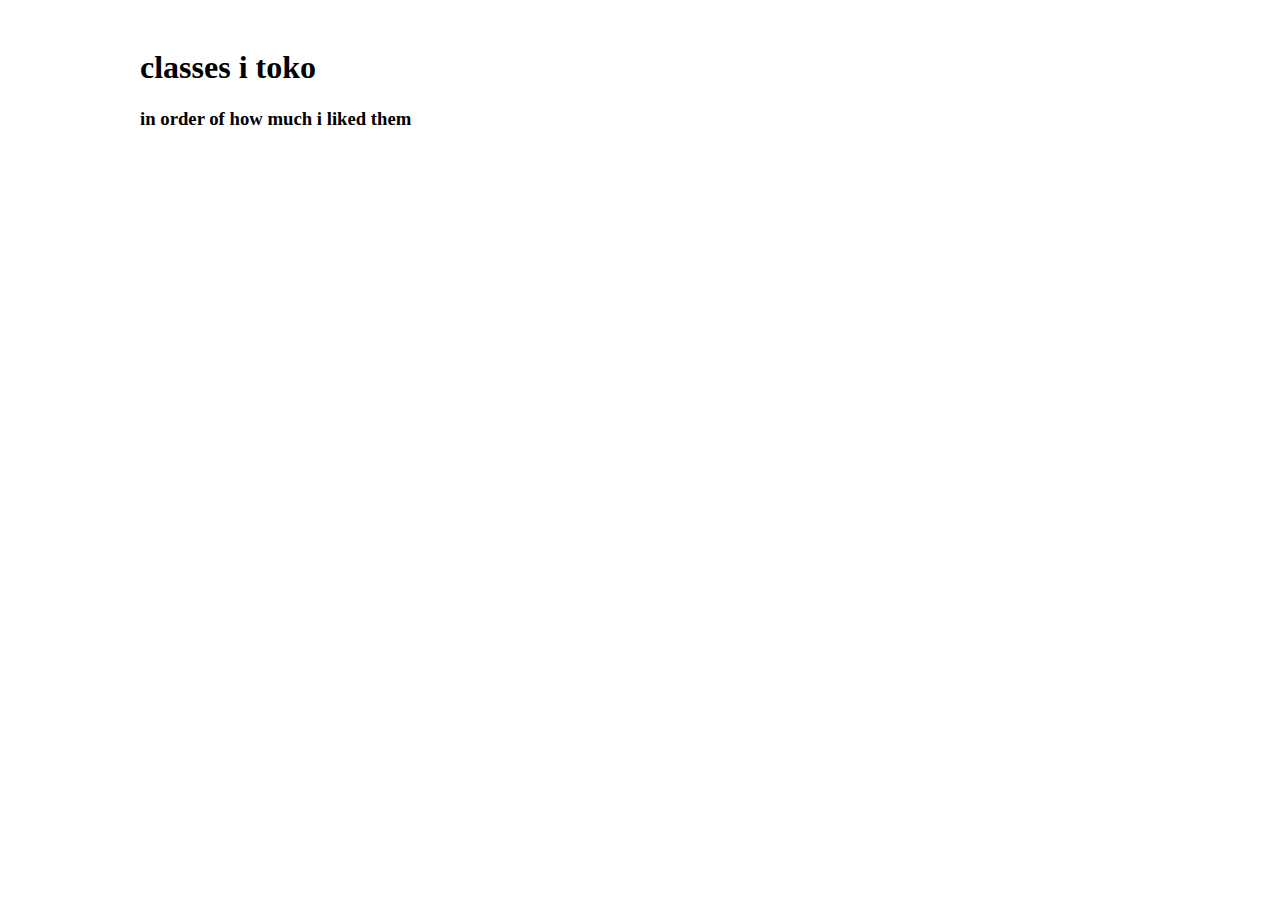
<file: classes.html>
<html>
    <head>
        <title>yhawaz</title>
    <style>
    li {
        padding-top: 7px;
    }
    #bodydiv {
      padding: 20px;
      max-width: 1000px;
      /*max-width: 50em;*/
      margin-left: auto;
      margin-right: auto;
      border-radius: 10px;
    }
    pre {
      background-color: #eee;
      padding:10px;
      border-radius: 5px;
      overflow-x: auto;
    }
    h2 {
      margin-top: 2em;
    }
    </style>
    </head>
    <body>
        <div id="bodydiv">
            <body>
                <h1>classes i toko</h1>
                <h3>in order of how much i liked them</h3>



            </body>

        </div>

    </body>
</html>
</file>
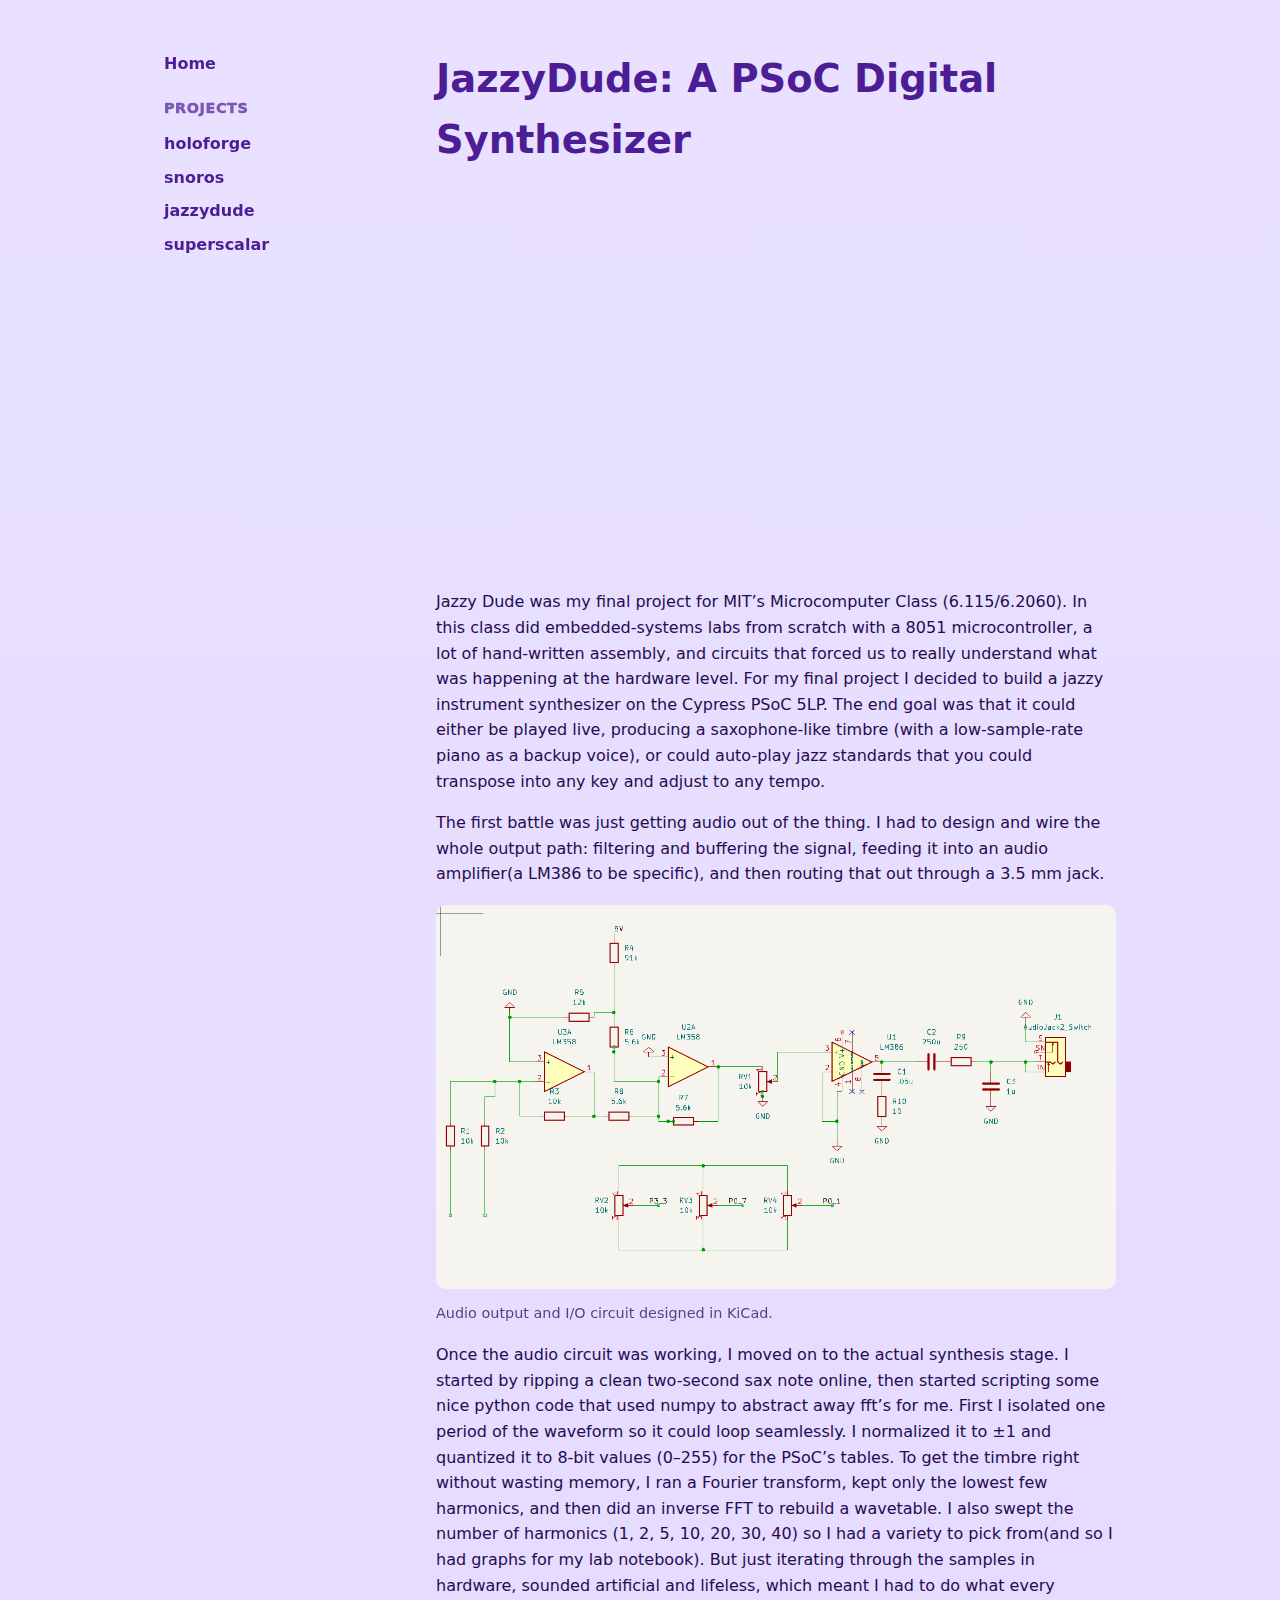
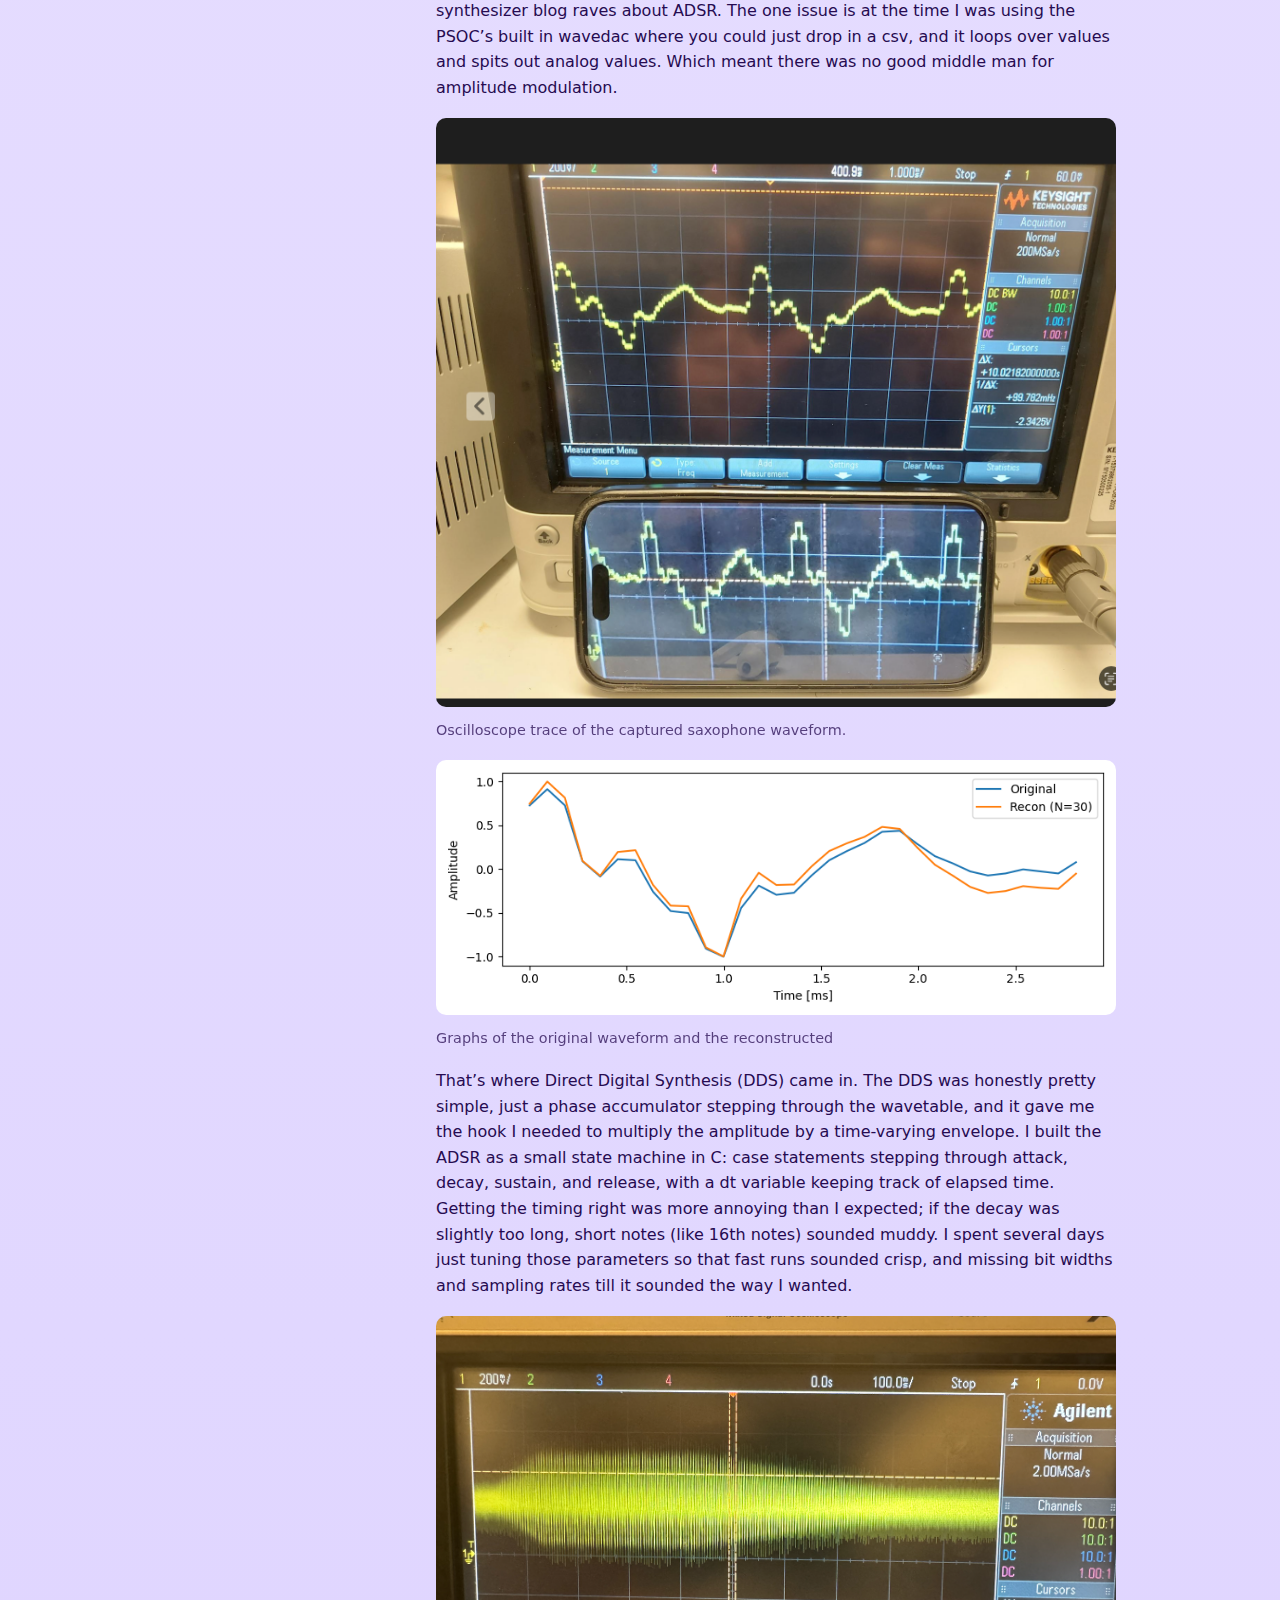
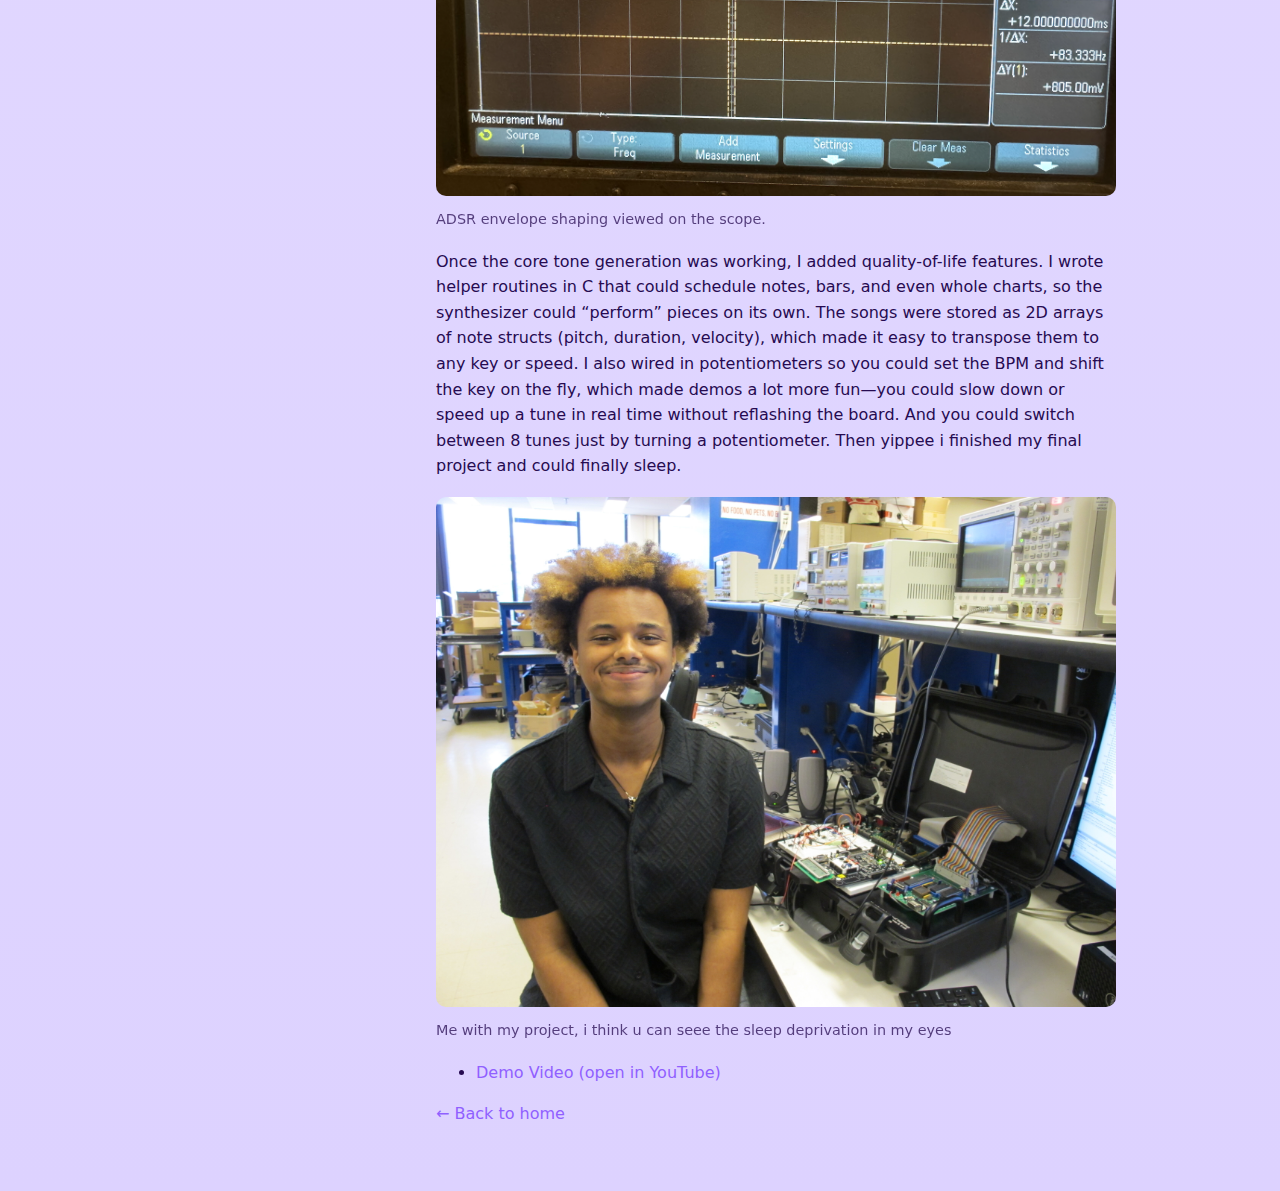
<file: old/jazzydude.html>
<!DOCTYPE html>
<html lang="en">
<head>
  <meta charset="UTF-8" />
  <meta name="viewport" content="width=device-width, initial-scale=1" />
  <title>JazzyDude: A PSoC Digital Synthesizer</title>
  <link rel="stylesheet" href="../style.css" />
  <style>
    .page { display: grid; grid-template-columns: 240px 1fr; gap: 2rem; align-items: start; }
    @media (max-width: 900px){ .page{ grid-template-columns:1fr } .nav-column{ order:2 } }
    .nav-column{ position:sticky; top:1rem; display:flex; flex-direction:column; gap:.5rem }
    .nav-label{ margin-top:.75rem; opacity:.7; font-size:.9rem }
    .content{ max-width: 900px }

    .video-embed{ position:relative; width:100%; aspect-ratio:16/9; border-radius:12px; overflow:hidden; margin:1rem 0 1.25rem }
    .video-embed iframe{ position:absolute; inset:0; width:100%; height:100%; border:0 }
    figure{ margin:1.1rem 0 }
    figure img{ width:100%; height:auto; border-radius:10px }
    figcaption{ font-size:.9rem; opacity:.75; margin-top:.3rem }
  </style>
</head>
<body>
  <div class="page">
    <nav class="nav-column">
      <a href="../index.html">Home</a>
      <span class="nav-label">Projects</span>
      <a href="holoforge.html">holoforge</a>
      <a href="snoros.html">snoros</a>
      <a href="jazzydude.html" aria-current="page">jazzydude</a>
      <a href="superscalar.html">superscalar</a>
    </nav>

    <main class="content">
      <h1>JazzyDude: A PSoC Digital Synthesizer</h1>

      <div class="video-embed">
        <iframe
          src="https://www.youtube.com/embed/IEKbe4mpJPY"
          title="Jazzy Dude demo video"
          allow="accelerometer; autoplay; clipboard-write; encrypted-media; gyroscope; picture-in-picture; web-share"
          allowfullscreen></iframe>
      </div>
      <p>Jazzy Dude was my final project for MIT’s Microcomputer Class (6.115/6.2060). In this class did embedded-systems labs from scratch with a 8051 microcontroller, a lot of hand-written assembly, and circuits that forced us to really understand what was happening at the hardware level. For my final project I decided to build a jazzy instrument synthesizer on the Cypress PSoC 5LP. The end goal was that it could either be played live, producing a saxophone-like timbre (with a low-sample-rate piano as a backup voice), or could auto-play jazz standards that you could transpose into any key and adjust to any tempo.</p>


      <p>The first battle was just getting audio out of the thing. I had to design and wire the whole output path: filtering and buffering the signal, feeding it into an audio amplifier(a LM386 to be specific), and then routing that out through a 3.5 mm jack.</p>
      <figure>
        <img src="../photos/circuit_jazy.png" alt="Synth circuit schematic">
        <figcaption>Audio output and I/O circuit designed in KiCad.</figcaption>
      </figure>

      <p>Once the audio circuit was working, I moved on to the actual synthesis stage. I started by ripping a clean two-second sax note online, then started scripting some nice python code that used numpy to abstract away fft’s for me. First I isolated one period of the waveform so it could loop seamlessly. I normalized it to ±1 and quantized it to 8-bit values (0–255) for the PSoC’s tables. To get the timbre right without wasting memory, I ran a Fourier transform, kept only the lowest few harmonics, and then did an inverse FFT to rebuild a wavetable. I also swept the number of harmonics (1, 2, 5, 10, 20, 30, 40) so I had a variety to pick from(and so I had graphs for my lab notebook). But just iterating through the samples in hardware,  sounded artificial and lifeless, which meant I had to do what every synthesizer blog raves about ADSR. The one issue is at the time I was using the PSOC’s built in wavedac where you could just drop in a csv, and it loops over values and spits out analog values. Which meant there was no good middle man for amplitude modulation.</p>
      <figure>
        <img src="../photos/waveform.png" alt="Oscilloscope waveform">
        <figcaption>Oscilloscope trace of the captured saxophone waveform.</figcaption>
      </figure>

      <figure>
        <img src="../photos/sax_recon.png" alt="recon">
        <figcaption>Graphs of the original waveform and the reconstructed</figcaption>
      </figure>
<p>That’s where Direct Digital Synthesis (DDS) came in. The DDS was honestly pretty simple, just a phase accumulator stepping through the wavetable, and it gave me the hook I needed to multiply the amplitude by a time-varying envelope. I built the ADSR as a small state machine in C: case statements stepping through attack, decay, sustain, and release, with a dt variable keeping track of elapsed time. Getting the timing right was more annoying than I expected; if the decay was slightly too long, short notes (like 16th notes) sounded muddy. I spent several days just tuning those parameters so that fast runs sounded crisp, and missing bit widths and sampling rates till it sounded the way I wanted.</p>
      <figure>
        <img src="../photos/adsr.png" alt="ADSR envelope screenshot">
        <figcaption>ADSR envelope shaping viewed on the scope.</figcaption>
      </figure>

      <p>Once the core tone generation was working, I added quality-of-life features. I wrote helper routines in C that could schedule notes, bars, and even whole charts, so the synthesizer could “perform” pieces on its own. The songs were stored as 2D arrays of note structs (pitch, duration, velocity), which made it easy to transpose them to any key or speed. I also wired in potentiometers so you could set the BPM and shift the key on the fly, which made demos a lot more fun—you could slow down or speed up a tune in real time without reflashing the board. And you could switch between 8 tunes just by turning a potentiometer. Then yippee i finished my final project and could finally sleep.</p>
      <figure>
        <img src="../photos/jazzydude.png" alt="Synthesizer hardware closeup">
        <figcaption>Me with my project, i think u can seee the sleep deprivation in my eyes</figcaption>
      </figure>


      <ul>
        <li><a href="https://youtu.be/IEKbe4mpJPY" target="_blank" rel="noopener">Demo Video (open in YouTube)</a></li>
      </ul>

      <p><a href="../index.html">← Back to home</a></p>
    </main>
  </div>
</body>
</html>
</file>
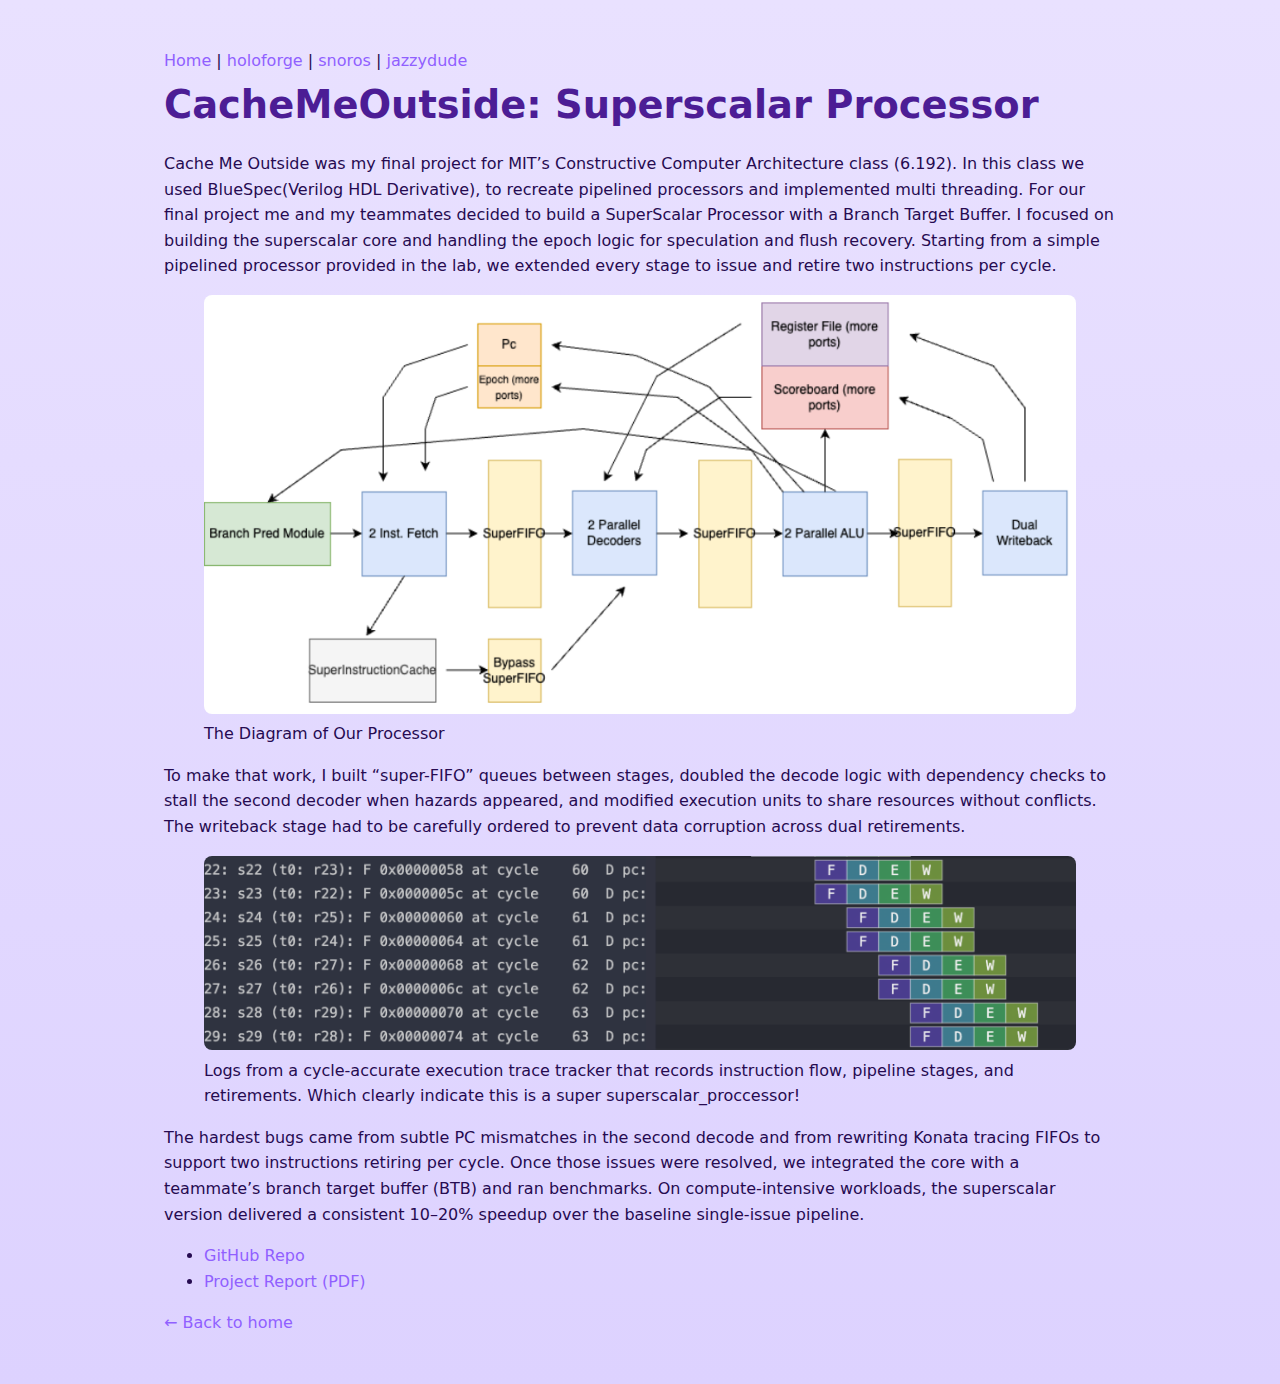
<file: old/superscalar.html>
<!DOCTYPE html>
<html lang="en">
<head>
<meta charset="UTF-8">
<title>CacheMeOutside: Superscalar Processor</title>
<link rel="stylesheet" href="../style.css">
</head>
<body>
<nav>
  <a href="../index.html">Home</a> | <a href="holoforge.html">holoforge</a> | <a href="snoros.html">snoros</a> |  <a href="jazzydude.html">jazzydude</a>
</nav>
<h1>CacheMeOutside: Superscalar Processor</h1>

<p>Cache Me Outside was my final project for MIT’s Constructive Computer Architecture class (6.192). In this class we used BlueSpec(Verilog HDL Derivative), to recreate pipelined processors and implemented multi threading. For our final project me and my teammates decided to build a SuperScalar Processor with a Branch Target Buffer. I focused on building the superscalar core and handling the  epoch logic for speculation and flush recovery. Starting from a simple pipelined processor provided in the lab, we extended every stage to issue and retire two instructions per cycle.</p>
      <figure>
        <img src="../photos/state_machine.png" alt="recon">
        <figcaption>The Diagram of Our Processor</figcaption>
      </figure>
<p>To make that work, I built “super-FIFO” queues between stages, doubled the decode logic with dependency checks to stall the second decoder when hazards appeared, and modified execution units to share resources without conflicts. The writeback stage had to be carefully ordered to prevent data corruption across dual retirements.</p>
      <figure>
        <img src="../photos/konata.png" alt="recon">
        <figcaption>Logs from a cycle-accurate execution trace tracker that records instruction flow, pipeline stages, and retirements. Which clearly indicate this is a super superscalar_proccessor!</figcaption>
      </figure>
<p>The hardest bugs came from subtle PC mismatches in the second decode and from rewriting Konata tracing FIFOs to support two instructions retiring per cycle. Once those issues were resolved, we integrated the core with a teammate’s branch target buffer (BTB) and ran benchmarks. On compute-intensive workloads, the superscalar version delivered a consistent 10–20% speedup over the baseline single-issue pipeline.</p>
<ul>
  <li><a href="https://github.com/yhawaz/superscalar_proccessor">GitHub Repo</a></li>
  <li><a href="../photos/cachereport.pdf">Project Report (PDF)</a></li>
</ul>
<p><a href="../index.html">← Back to home</a></p>
</body>
</html>
</file>
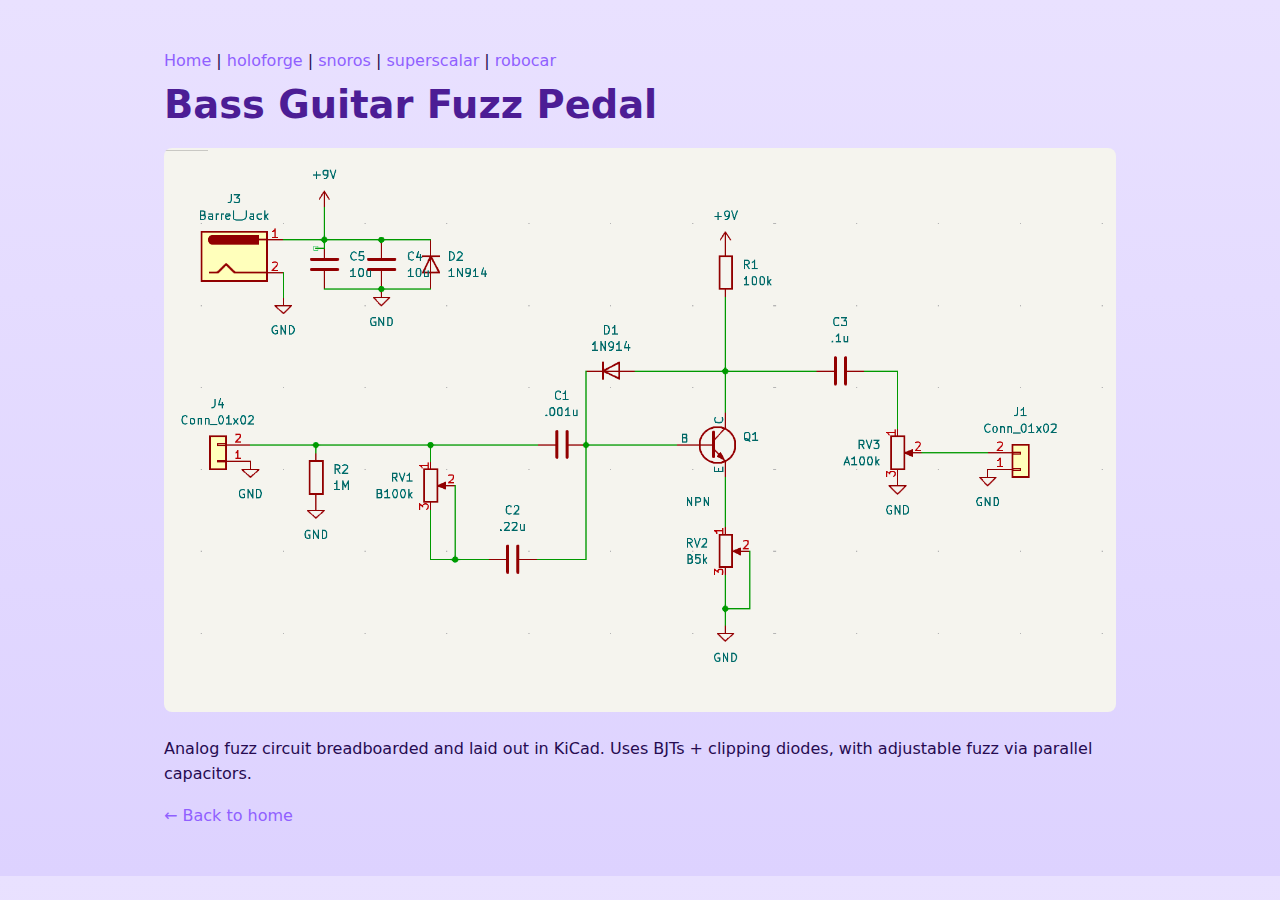
<file: projects/basspedal.html>
<!DOCTYPE html>
<html lang="en">
<head>
<meta charset="UTF-8">
<title>Bass Guitar Fuzz Pedal</title>
<link rel="stylesheet" href="../style.css">
</head>
<body>
<nav>
  <a href="../index.html">Home</a> | <a href="holoforge.html">holoforge</a> | <a href="snoros.html">snoros</a> | <a href="superscalar.html">superscalar</a> | <a href="robocar.html">robocar</a>
</nav>
<h1>Bass Guitar Fuzz Pedal</h1>
<img src="../photos/kicad.png" alt="basspedal image">
<p>Analog fuzz circuit breadboarded and laid out in KiCad. Uses BJTs + clipping diodes, with adjustable fuzz via parallel capacitors.</p>
<p><a href="../index.html">← Back to home</a></p>
</body>
</html>
</file>
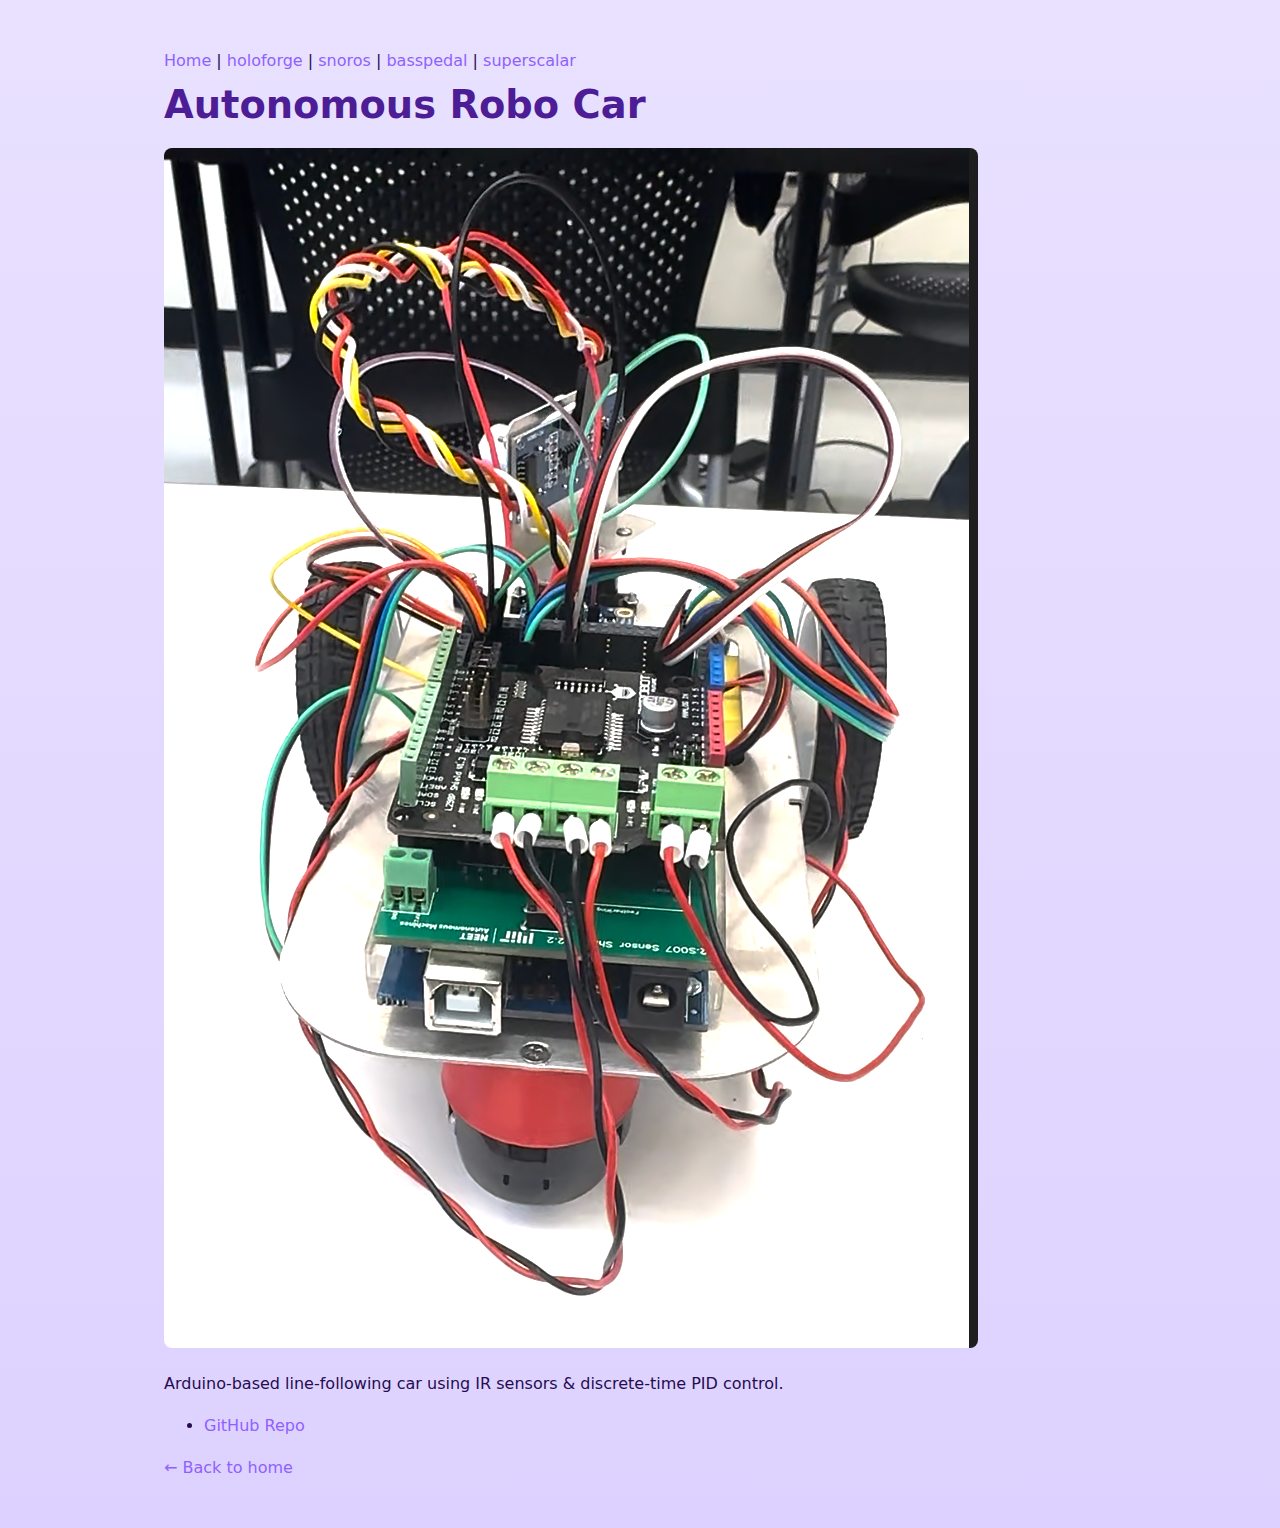
<file: projects/robocar.html>
<!DOCTYPE html>
<html lang="en">
<head>
<meta charset="UTF-8">
<title>Autonomous Robo Car</title>
<link rel="stylesheet" href="../style.css">
</head>
<body>
<nav>
  <a href="../index.html">Home</a> | <a href="holoforge.html">holoforge</a> | <a href="snoros.html">snoros</a> | <a href="basspedal.html">basspedal</a> | <a href="superscalar.html">superscalar</a>
</nav>
<h1>Autonomous Robo Car</h1>
<img src="../photos/robo.png" alt="robocar image">
<p>Arduino‑based line‑following car using IR sensors & discrete‑time PID control.</p>
<ul>
  <li><a href="https://github.com/yhawaz/RoboCar">GitHub Repo</a></li>
</ul>
<p><a href="../index.html">← Back to home</a></p>
</body>
</html>
</file>
<file: style.css>
/* ---------- palette ---------- */
:root {
  --lavender-0:#e9e1ff;
  --lavender-1:#ddd2ff;
  --accent-1: #4c1d95;          /* headings + nav */
  --accent-2: #9060ff;          /* inline links */
  --card-bg:  #5b46b0;          /* project cards */
  --card-bg-h:#6b57c2;
  --card-tx:  #f4f1ff;
}

/* ---------- reset / globals ---------- */
*{box-sizing:border-box}
html,body{margin:0;padding:0}

body{
  font-family:system-ui,sans-serif;
  max-width:1000px;
  margin:48px auto;
  padding:0 24px;
  line-height:1.6;
  color:#260b51;
  background:linear-gradient(180deg,var(--lavender-0)0%,var(--lavender-1)100%);
}

img{max-width:100%;height:auto;border-radius:8px}

a{color:var(--accent-2);text-decoration:none}
a:hover{text-decoration:underline}

h1,h2{color:var(--accent-1);margin:0 0 .8rem 0}
h1{font-size:2.4rem}

/* ---------- hero layout ---------- */
.hero{
  display:flex;
  gap:48px;                   /* space between nav and main */
}

/* vertical nav */
.nav-column{
  flex:0 0 120px;
  display:flex;
  flex-direction:column;
  gap:.45rem;
  padding-top:.2rem;
}
.nav-column a{color:var(--accent-1);font-weight:600}

/* main column: photo floats left, text flows */
.main-column{
  flex:1;
}
.main-column img{
  float:left;
  margin:0 32px 16px 0;       /* text wraps nicely */
}

/* ---------- project grid ---------- */
.project-grid{
  display:grid;
  grid-template-columns:repeat(auto-fill,minmax(230px,1fr));
  gap:24px;
  margin-top:3rem;
  margin-bottom:3rem;
}

.project-card{
  background:var(--card-bg);
  border-radius:10px;
  padding:14px;
  text-align:center;
  color:var(--card-tx);
  display:flex;
  flex-direction:column;
  align-items:center;
  transition:transform .15s,background-color .15s;
}
.project-card:hover{
  transform:translateY(-6px);
  background:var(--card-bg-h);
}
.project-card img{
  width:100%;
  aspect-ratio:16/9;
  object-fit:cover;
  border-radius:6px;
}
.project-card span{
  margin-top:.7rem;
  font-weight:600;
  font-size:.95rem;
}

/* ---------- responsive ---------- */
@media(max-width:740px){
  .hero{flex-direction:column}
  .main-column img{float:none;margin:0 0 24px 0;width:70%}
  .nav-column{flex-direction:row;flex-wrap:wrap;gap:1rem 1.5rem}
  .nav-column a{font-weight:500}
}

.nav-label {
  margin: .8rem 0 .2rem 0;
  font-size: .9rem;
  letter-spacing: .04em;
  text-transform: uppercase;
  color: var(--accent-1);    /* keep the same purple */
  font-weight: 1000;          /* darker / thicker */
  opacity: 1;                /* fully opaque */
}
</file>
